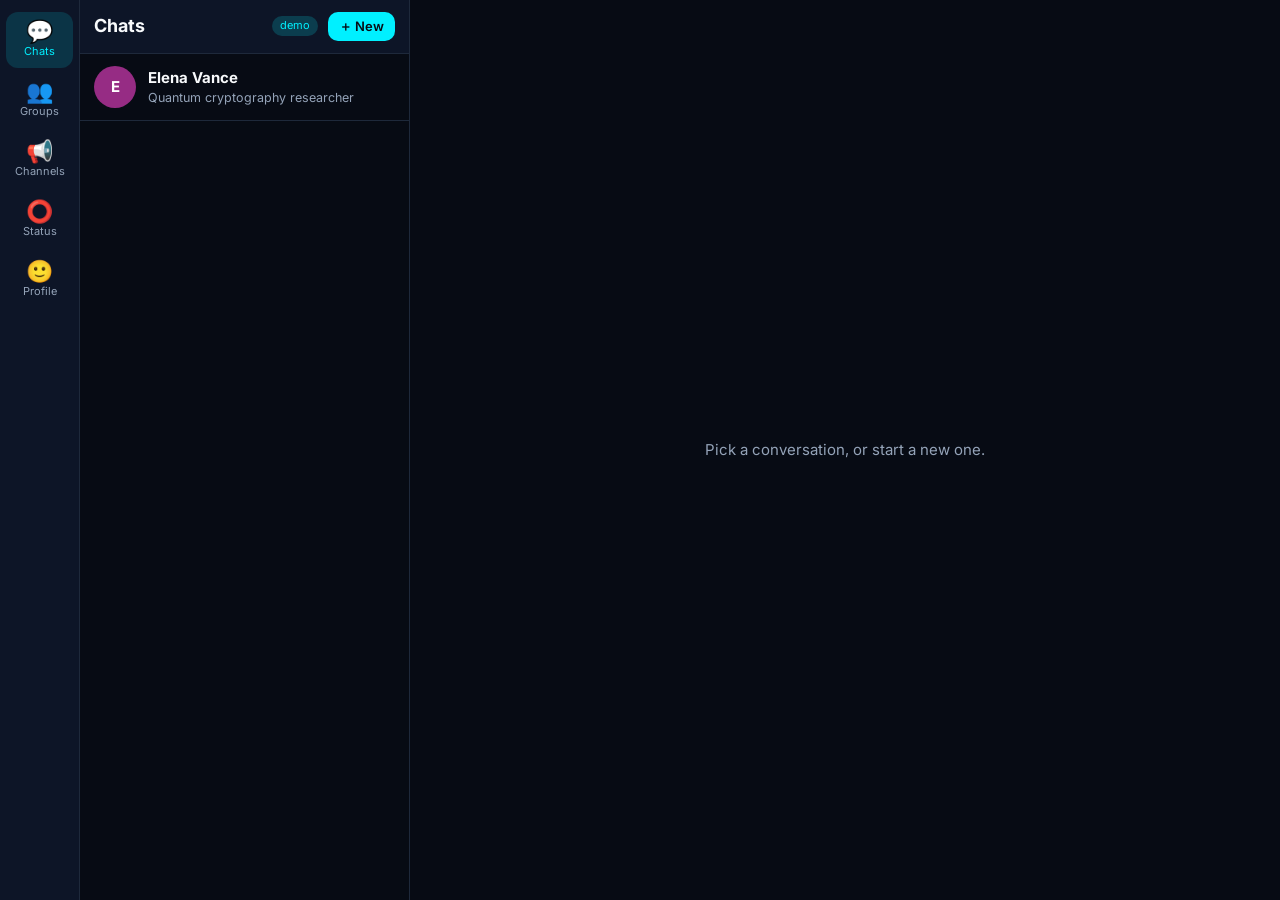
<file: index.html>
<!doctype html><meta charset="utf-8"><title>Cyphronex-Bluevane</title><meta http-equiv="refresh" content="0;url=chats.html"><script>location.replace("chats.html"+location.hash)</script><a href="chats.html">Open Cyphronex-Bluevane</a>
</file>
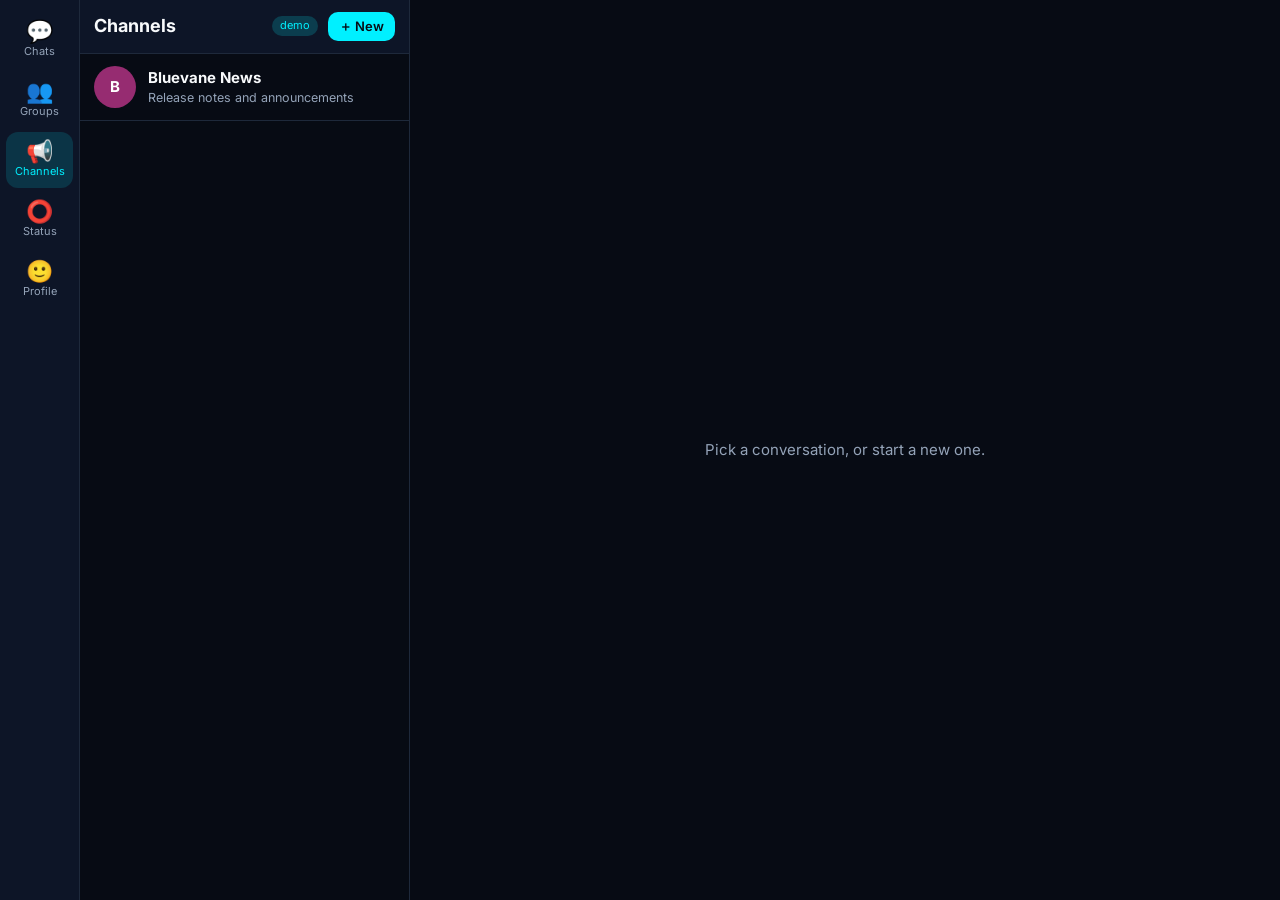
<file: channels.html>
<!doctype html>
<html lang="en">
<head>
<meta charset="UTF-8">
<meta name="viewport" content="width=device-width, initial-scale=1, viewport-fit=cover">
<title>Channels | Cyphronex-Bluevane</title>
<meta name="description" content="End-to-end encrypted messenger with chats, groups, channels and statuses.">
<meta name="theme-color" content="#070b14">
<link rel="manifest" href="manifest.webmanifest">
<link rel="icon" type="image/svg+xml" href="icon.svg">
<link rel="apple-touch-icon" href="apple-touch-icon.png">
<meta name="apple-mobile-web-app-capable" content="yes">
<meta name="mobile-web-app-capable" content="yes">
<meta name="apple-mobile-web-app-title" content="Cyphronex">
<meta name="apple-mobile-web-app-status-bar-style" content="black-translucent">
<link rel="preconnect" href="https://fonts.googleapis.com">
<link rel="preconnect" href="https://fonts.gstatic.com" crossorigin>
<link href="https://fonts.googleapis.com/css2?family=Inter:wght@400;500;600;700&display=swap" rel="stylesheet">
<link rel="stylesheet" href="styles.css">
</head>
<body data-page="channels">
<noscript>Cyphronex-Bluevane needs JavaScript.</noscript>
<script type="module" src="app.js"></script>
</body>
</html>
</file>
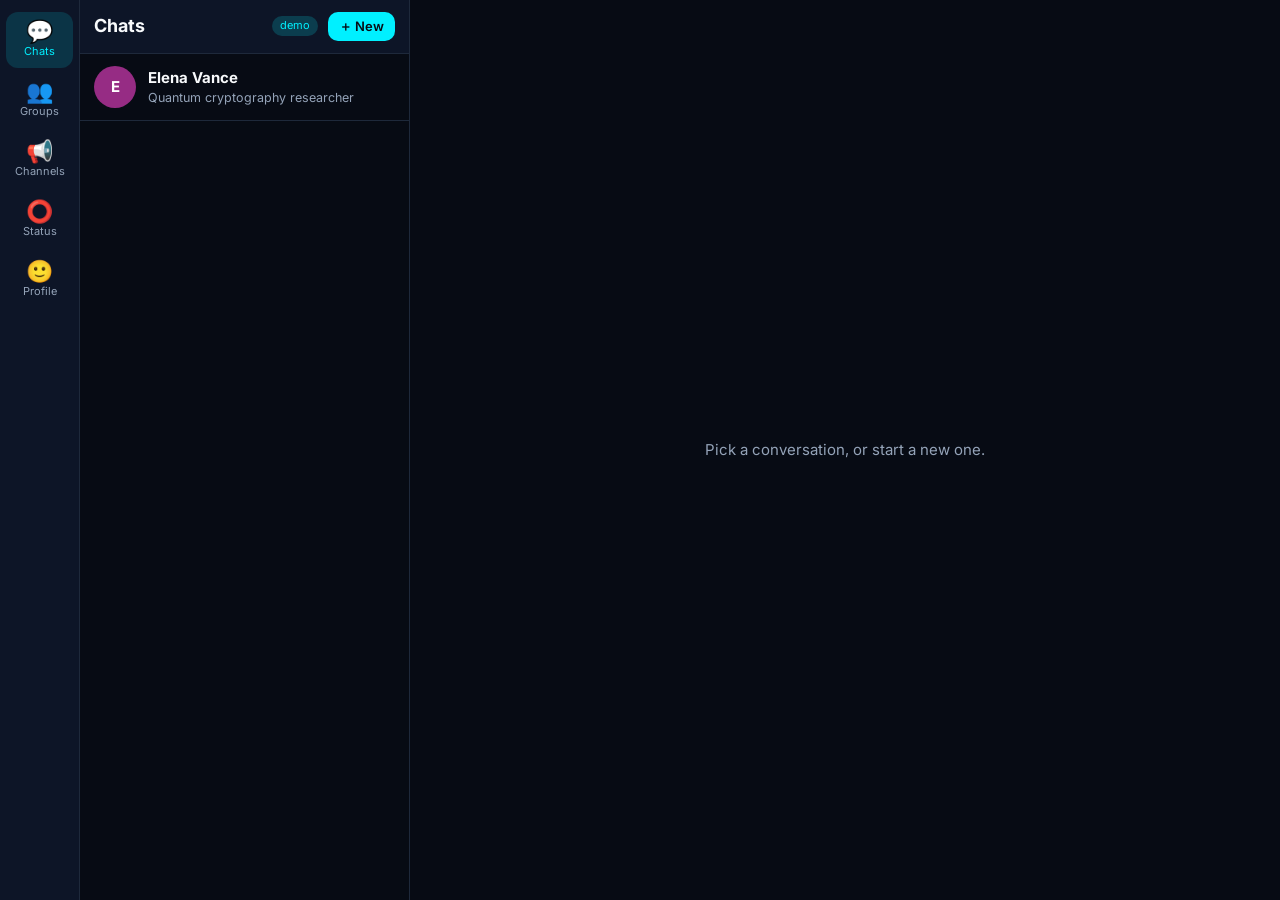
<file: chats.html>
<!doctype html>
<html lang="en">
<head>
<meta charset="UTF-8">
<meta name="viewport" content="width=device-width, initial-scale=1, viewport-fit=cover">
<title>Chats | Cyphronex-Bluevane</title>
<meta name="description" content="End-to-end encrypted messenger with chats, groups, channels and statuses.">
<meta name="theme-color" content="#070b14">
<link rel="manifest" href="manifest.webmanifest">
<link rel="icon" type="image/svg+xml" href="icon.svg">
<link rel="apple-touch-icon" href="apple-touch-icon.png">
<meta name="apple-mobile-web-app-capable" content="yes">
<meta name="mobile-web-app-capable" content="yes">
<meta name="apple-mobile-web-app-title" content="Cyphronex">
<meta name="apple-mobile-web-app-status-bar-style" content="black-translucent">
<link rel="preconnect" href="https://fonts.googleapis.com">
<link rel="preconnect" href="https://fonts.gstatic.com" crossorigin>
<link href="https://fonts.googleapis.com/css2?family=Inter:wght@400;500;600;700&display=swap" rel="stylesheet">
<link rel="stylesheet" href="styles.css">
</head>
<body data-page="chats">
<noscript>Cyphronex-Bluevane needs JavaScript.</noscript>
<script type="module" src="app.js"></script>
</body>
</html>
</file>
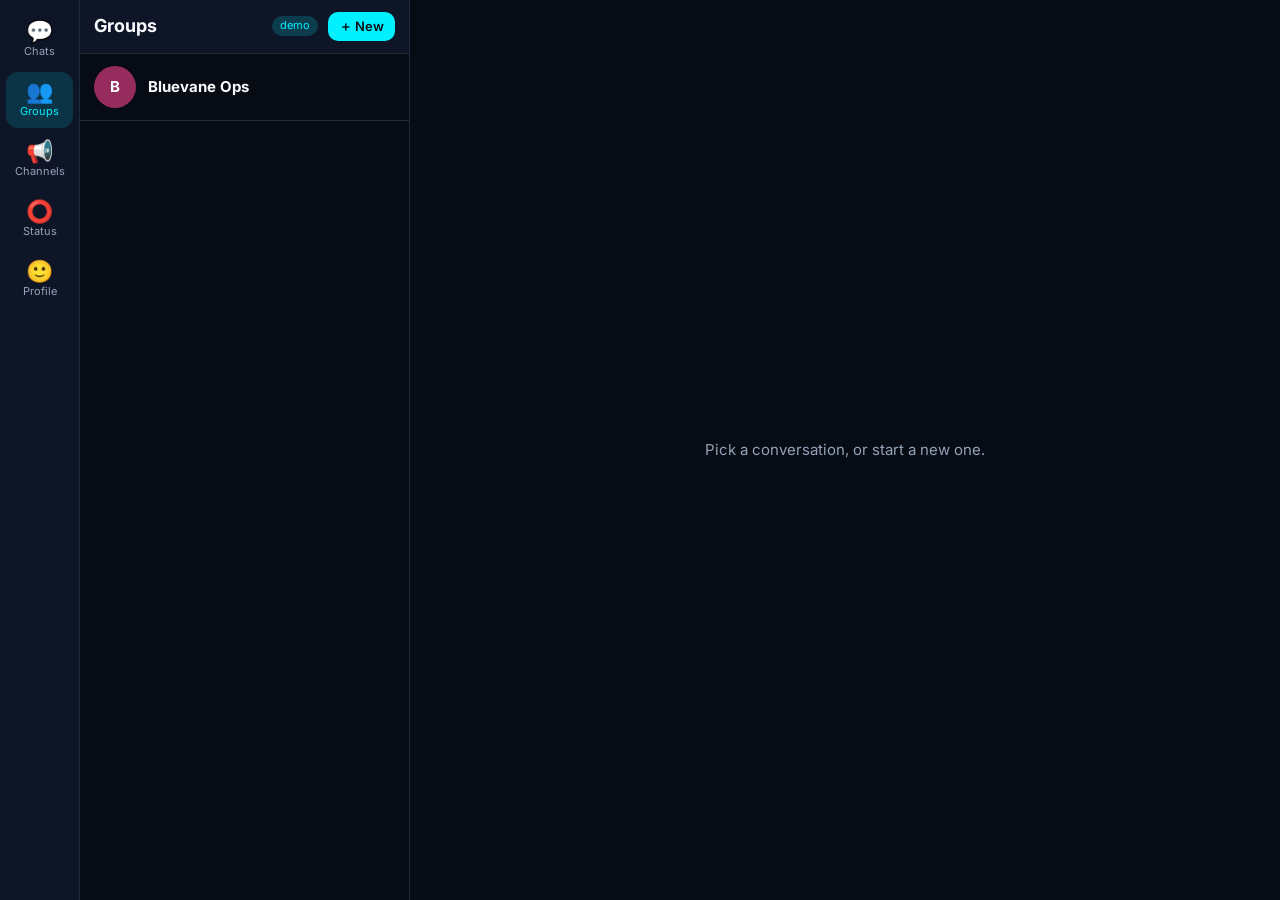
<file: groups.html>
<!doctype html>
<html lang="en">
<head>
<meta charset="UTF-8">
<meta name="viewport" content="width=device-width, initial-scale=1, viewport-fit=cover">
<title>Groups | Cyphronex-Bluevane</title>
<meta name="description" content="End-to-end encrypted messenger with chats, groups, channels and statuses.">
<meta name="theme-color" content="#070b14">
<link rel="manifest" href="manifest.webmanifest">
<link rel="icon" type="image/svg+xml" href="icon.svg">
<link rel="apple-touch-icon" href="apple-touch-icon.png">
<meta name="apple-mobile-web-app-capable" content="yes">
<meta name="mobile-web-app-capable" content="yes">
<meta name="apple-mobile-web-app-title" content="Cyphronex">
<meta name="apple-mobile-web-app-status-bar-style" content="black-translucent">
<link rel="preconnect" href="https://fonts.googleapis.com">
<link rel="preconnect" href="https://fonts.gstatic.com" crossorigin>
<link href="https://fonts.googleapis.com/css2?family=Inter:wght@400;500;600;700&display=swap" rel="stylesheet">
<link rel="stylesheet" href="styles.css">
</head>
<body data-page="groups">
<noscript>Cyphronex-Bluevane needs JavaScript.</noscript>
<script type="module" src="app.js"></script>
</body>
</html>
</file>
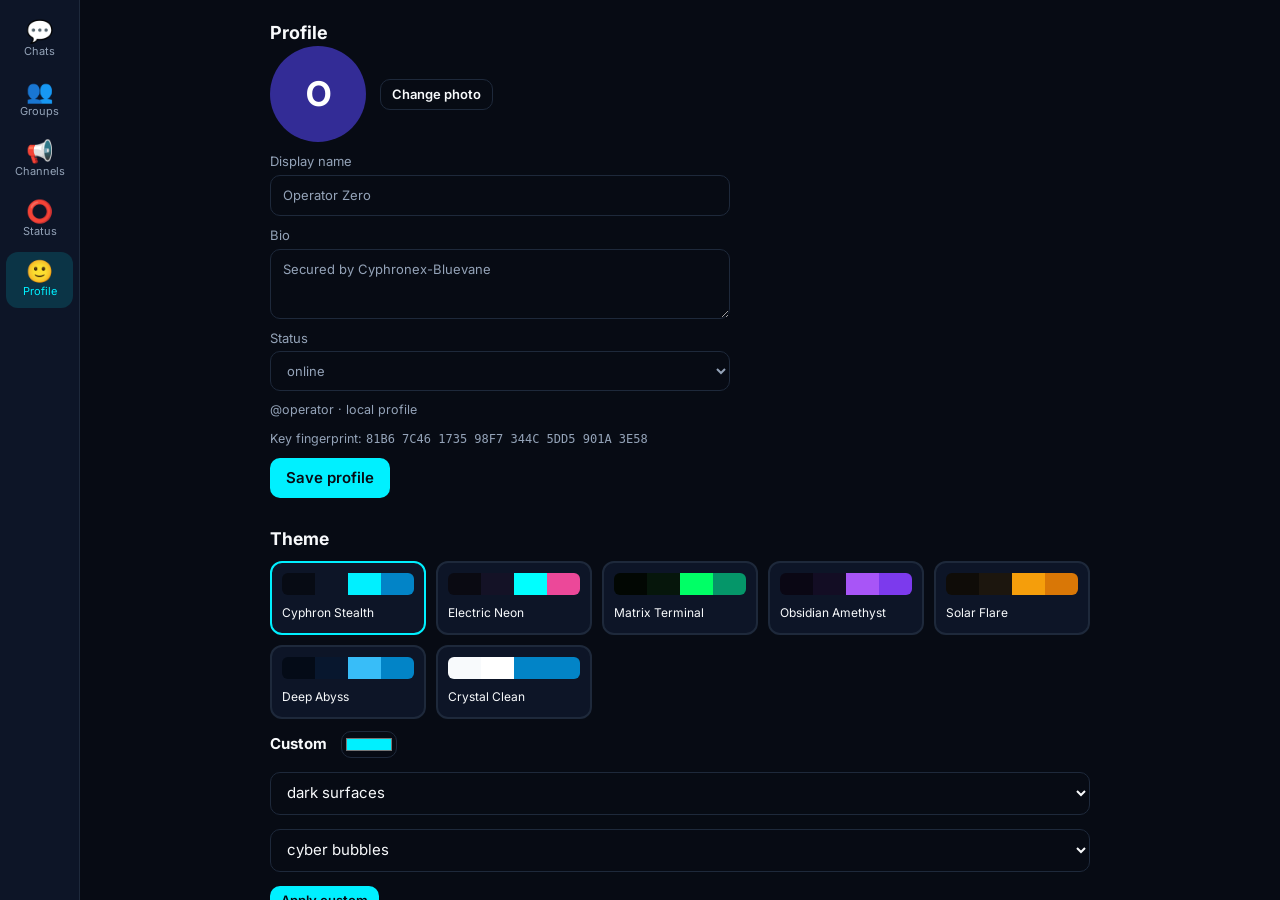
<file: profile.html>
<!doctype html>
<html lang="en">
<head>
<meta charset="UTF-8">
<meta name="viewport" content="width=device-width, initial-scale=1, viewport-fit=cover">
<title>Profile | Cyphronex-Bluevane</title>
<meta name="description" content="End-to-end encrypted messenger with chats, groups, channels and statuses.">
<meta name="theme-color" content="#070b14">
<link rel="manifest" href="manifest.webmanifest">
<link rel="icon" type="image/svg+xml" href="icon.svg">
<link rel="apple-touch-icon" href="apple-touch-icon.png">
<meta name="apple-mobile-web-app-capable" content="yes">
<meta name="mobile-web-app-capable" content="yes">
<meta name="apple-mobile-web-app-title" content="Cyphronex">
<meta name="apple-mobile-web-app-status-bar-style" content="black-translucent">
<link rel="preconnect" href="https://fonts.googleapis.com">
<link rel="preconnect" href="https://fonts.gstatic.com" crossorigin>
<link href="https://fonts.googleapis.com/css2?family=Inter:wght@400;500;600;700&display=swap" rel="stylesheet">
<link rel="stylesheet" href="styles.css">
</head>
<body data-page="profile">
<noscript>Cyphronex-Bluevane needs JavaScript.</noscript>
<script type="module" src="app.js"></script>
</body>
</html>
</file>
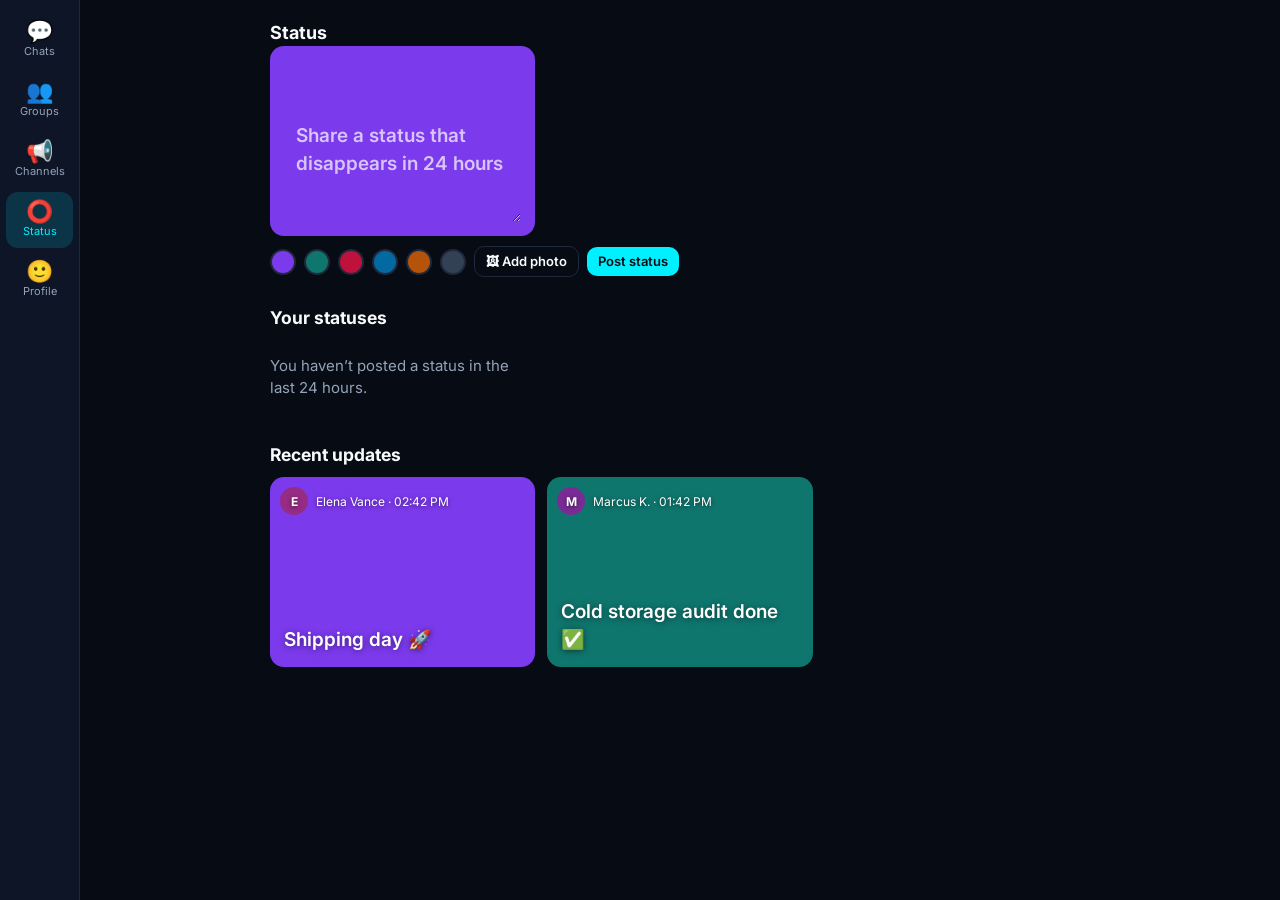
<file: statuses.html>
<!doctype html>
<html lang="en">
<head>
<meta charset="UTF-8">
<meta name="viewport" content="width=device-width, initial-scale=1, viewport-fit=cover">
<title>Status | Cyphronex-Bluevane</title>
<meta name="description" content="End-to-end encrypted messenger with chats, groups, channels and statuses.">
<meta name="theme-color" content="#070b14">
<link rel="manifest" href="manifest.webmanifest">
<link rel="icon" type="image/svg+xml" href="icon.svg">
<link rel="apple-touch-icon" href="apple-touch-icon.png">
<meta name="apple-mobile-web-app-capable" content="yes">
<meta name="mobile-web-app-capable" content="yes">
<meta name="apple-mobile-web-app-title" content="Cyphronex">
<meta name="apple-mobile-web-app-status-bar-style" content="black-translucent">
<link rel="preconnect" href="https://fonts.googleapis.com">
<link rel="preconnect" href="https://fonts.gstatic.com" crossorigin>
<link href="https://fonts.googleapis.com/css2?family=Inter:wght@400;500;600;700&display=swap" rel="stylesheet">
<link rel="stylesheet" href="styles.css">
</head>
<body data-page="statuses">
<noscript>Cyphronex-Bluevane needs JavaScript.</noscript>
<script type="module" src="app.js"></script>
</body>
</html>
</file>
<file: styles.css>
:root{--accent:#00f0ff;--bg:#070b14;--surf:#0d1527;--bd:#1e293b;--tx:#f8fafc;--mut:#94a3b8;--me:#0284c7;--onme:#fff;--onacc:#070b14;--rme:12px 2px 12px 12px;--rthem:2px 12px 12px 12px}
*{box-sizing:border-box}
html,body{height:100%;margin:0}
body{background:var(--bg);color:var(--tx);font:15px/1.45 Inter,system-ui,-apple-system,sans-serif;padding:env(safe-area-inset-top) env(safe-area-inset-right) 0 env(safe-area-inset-left);overflow:hidden}
button,input,textarea,select{font:inherit;color:inherit}
a{color:var(--accent)}
.app{display:flex;height:100%}
nav{display:flex;flex-direction:column;align-items:center;gap:4px;width:80px;padding:12px 6px;background:var(--surf);border-right:1px solid var(--bd)}
nav a{display:flex;flex-direction:column;align-items:center;gap:2px;width:100%;padding:8px 0;border-radius:12px;color:var(--mut);text-decoration:none;font-size:11px}
nav a span{font-size:22px;line-height:1}
nav a.on{color:var(--accent);background:color-mix(in srgb,var(--accent) 14%,transparent)}
nav a:focus-visible,button:focus-visible,input:focus-visible,textarea:focus-visible,select:focus-visible{outline:2px solid var(--accent);outline-offset:2px}
main{flex:1;min-width:0;min-height:0;display:flex}
.list{width:330px;flex:none;border-right:1px solid var(--bd);overflow:auto;background:var(--bg)}
.list header,.pane header{display:flex;align-items:center;gap:10px;padding:12px 14px;border-bottom:1px solid var(--bd);position:sticky;top:0;background:var(--surf);z-index:2}
.list h2,.pane h3,.page h2{margin:0;font-size:18px;flex:1}
.row{display:flex;align-items:center;gap:12px;padding:12px 14px;cursor:pointer;border-bottom:1px solid var(--bd)}
.row:hover,.row.on{background:var(--surf)}
.row.on{box-shadow:inset 3px 0 var(--accent)}
.grow{flex:1;min-width:0}.grow b,.grow small{display:block;overflow:hidden;text-overflow:ellipsis;white-space:nowrap}
small,.mut{color:var(--mut)}
.av{width:42px;height:42px;border-radius:50%;flex:none;display:grid;place-items:center;font-weight:700;color:#fff;object-fit:cover;background:#334155}
.av.lg{width:96px;height:96px;font-size:34px}
.pane{flex:1;min-width:0;display:flex;flex-direction:column}
.empty{margin:auto;color:var(--mut);padding:24px;text-align:center}
.pad{padding:16px}
.msgs{flex:1;overflow:auto;padding:16px;display:flex;flex-direction:column;gap:8px}
.msg{max-width:min(78%,520px);align-self:flex-start}
.msg.me{align-self:flex-end}
.bub{padding:8px 12px;border-radius:var(--rthem);background:var(--surf);border:1px solid var(--bd);overflow-wrap:anywhere;white-space:pre-wrap}
.me .bub{background:var(--me);color:var(--onme);border-color:transparent;border-radius:var(--rme)}
.who{font-size:12px;color:var(--accent);margin-bottom:2px}
.time{font-size:11px;opacity:.65;margin-top:2px;text-align:right}
.bub img{max-width:100%;border-radius:8px;display:block;margin-bottom:4px}
.file{display:inline-flex;gap:6px;padding:6px 10px;border-radius:8px;background:rgba(127,127,127,.2);color:inherit;text-decoration:none;margin-bottom:4px}
.comp{display:flex;gap:8px;padding:10px 12px calc(10px + env(safe-area-inset-bottom));border-top:1px solid var(--bd);background:var(--surf)}
.comp input{flex:1;min-width:0}
input,textarea,select{background:var(--bg);border:1px solid var(--bd);border-radius:10px;padding:10px 12px;width:100%}
.comp input{border-radius:999px}
textarea{resize:vertical;min-height:70px}
.btn{background:var(--accent);color:var(--onacc);border:0;border-radius:10px;padding:9px 16px;font-weight:600;cursor:pointer}
.btn.sm{padding:5px 11px;font-size:13px}
.btn.ghost{background:transparent;color:var(--tx);border:1px solid var(--bd)}
.btn.danger{background:#dc2626;color:#fff}
.ib{background:transparent;border:0;font-size:20px;cursor:pointer;padding:4px 8px;border-radius:8px}
.back{display:none}
.notice{padding:14px;text-align:center;color:var(--mut);border-top:1px solid var(--bd);background:var(--surf)}
.chip{font-size:11px;padding:2px 8px;border-radius:999px;background:color-mix(in srgb,var(--accent) 18%,transparent);color:var(--accent)}
.page{flex:1;overflow:auto;padding:20px;max-width:860px;margin:0 auto;width:100%}
.page section{margin-bottom:28px}
.page h3{margin:0 0 10px}
.grid{display:grid;grid-template-columns:repeat(auto-fill,minmax(210px,1fr));gap:12px}
.scard{border-radius:14px;min-height:190px;padding:14px;display:flex;flex-direction:column;justify-content:flex-end;color:#fff;background-size:cover;background-position:center;position:relative;overflow:hidden}
.scard p{margin:0;font-size:19px;font-weight:600;overflow-wrap:anywhere;text-shadow:0 1px 6px rgba(0,0,0,.5)}
.scard .by{position:absolute;top:10px;left:10px;right:10px;display:flex;align-items:center;gap:8px;font-size:12px;text-shadow:0 1px 4px rgba(0,0,0,.6)}
.scard .by .av{width:28px;height:28px;font-size:12px}
.scard textarea{background:transparent;border:0;color:#fff;font-size:19px;font-weight:600;min-height:110px;margin-top:30px}
.scard textarea::placeholder{color:rgba(255,255,255,.7)}
.tools{display:flex;gap:8px;align-items:center;margin-top:10px;flex-wrap:wrap}
.sw{width:26px;height:26px;border-radius:50%;border:2px solid var(--bd);cursor:pointer;padding:0}
.themes{display:grid;grid-template-columns:repeat(auto-fill,minmax(140px,1fr));gap:10px}
.theme{border:2px solid var(--bd);border-radius:12px;padding:10px;text-align:left;cursor:pointer;background:var(--surf)}
.theme.on{border-color:var(--accent)}
.theme i{display:flex;height:22px;border-radius:6px;margin-bottom:6px;overflow:hidden}.theme i b{flex:1}
.theme span{font-size:12px}
.form{display:grid;gap:10px;max-width:460px}
.form label{font-size:13px;color:var(--mut);display:grid;gap:4px}
.line{display:flex;gap:14px;align-items:center;flex-wrap:wrap}
dialog{background:var(--surf);color:var(--tx);border:1px solid var(--bd);border-radius:16px;padding:0;width:min(92vw,420px)}
dialog::backdrop{background:rgba(0,0,0,.6)}
.dlg{display:grid;gap:10px;padding:18px}.dlg h3{margin:0}
.acts{display:flex;gap:8px;justify-content:flex-end}
.err{color:#f87171;margin:0;min-height:1em;font-size:13px}
.auth{max-width:380px;margin:8vh auto;padding:24px;display:grid;gap:10px;overflow:auto;max-height:90vh}
.auth h1{margin:0;font-size:26px}
code{font-family:'JetBrains Mono',ui-monospace,monospace;font-size:12px}
@media(max-width:760px){
 .app{flex-direction:column-reverse}
 nav{flex-direction:row;width:100%;border-right:0;border-top:1px solid var(--bd);padding:6px 4px calc(6px + env(safe-area-inset-bottom))}
 nav a{padding:4px 0}
 .list{width:100%;border-right:0}
 .pane{display:none}
 body.open .list{display:none}body.open .pane{display:flex}
 body.open nav{display:none}
 .back{display:inline-block}
 .msg{max-width:88%}
}
@media(prefers-reduced-motion:no-preference){.msg{animation:in .18s ease-out}@keyframes in{from{opacity:0;transform:translateY(4px)}}}
</file>
